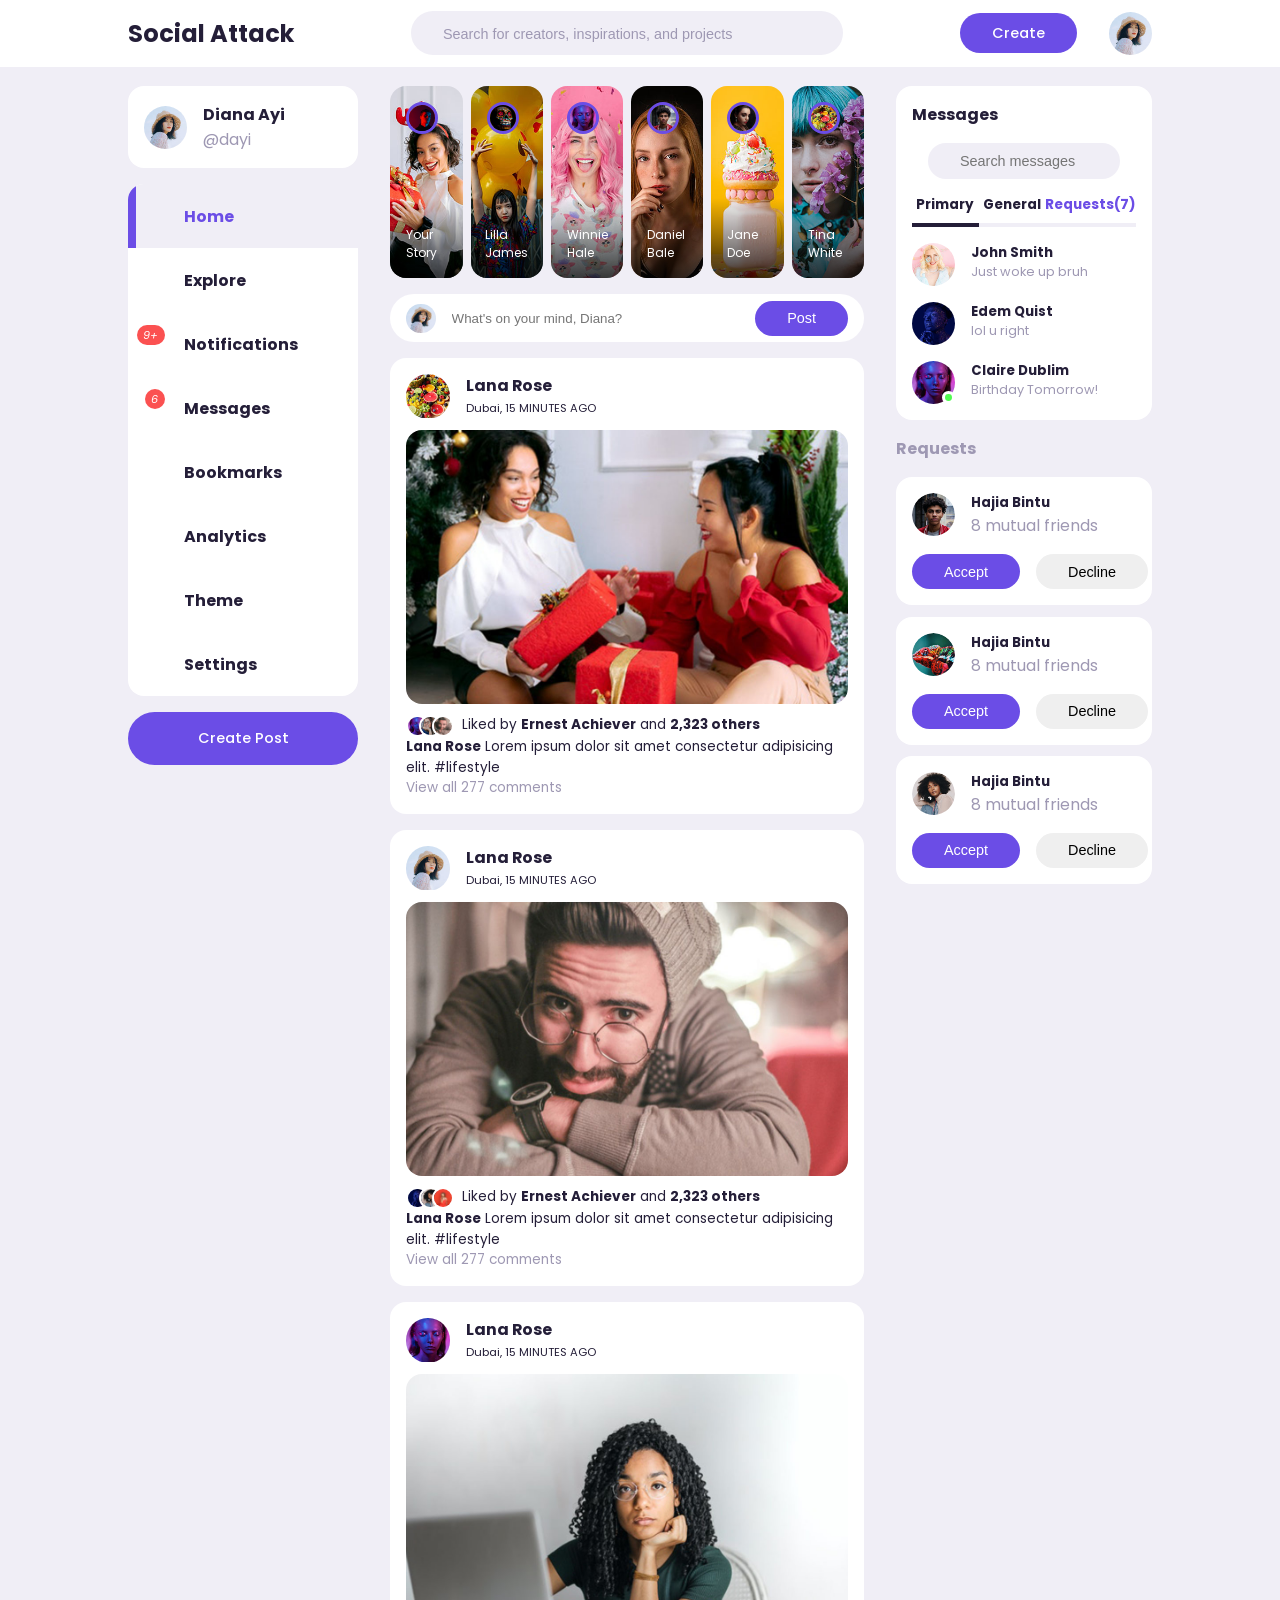
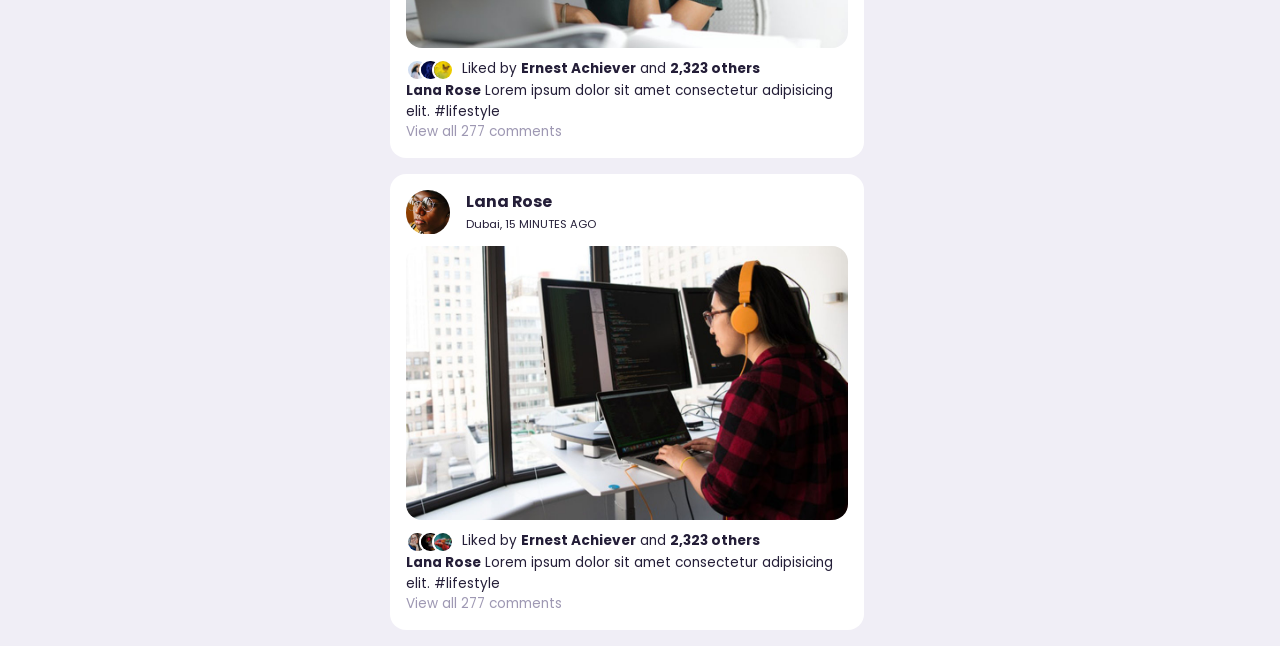
<file: index.html>
<!DOCTYPE html>
<html lang="en">
  <head>
    <meta charset="UTF-8" />
    <meta name="viewport" content="width=device-width, initial-scale=1.0" />
    <title>Social Attack</title>
    <!-- ICONSOUT CDN -->
    <link
      rel="stylesheet"
      href="https://unicons.iconscout.com/release/v2.1.6/css/unicons.css"
    />
    <!-- STYLESHEET -->
    <link rel="stylesheet" href="./style.css" />
    <script defer src="./index.js"></script>
  </head>
  <body>
    <nav>
      <div class="container">
        <h2 class="log">Social Attack</h2>
        <div class="search-bar">
          <i class="uil uil-search"></i>
          <input
            type="search"
            placeholder="Search for creators, inspirations, and projects"
          />
        </div>
        <div class="create">
          <label class="btn btn-primary" for="create-post">Create</label>
          <div class="profile-photo">
            <img src="./images/profile-1.jpg" />
          </div>
        </div>
      </div>
    </nav>

    <!--------------------- MAIN ----------------------->
    <main>
      <div class="container">
        <!--------------------- LEFT ----------------------->
        <div class="left">
          <a class="profile">
            <div class="profile-photo">
              <img src="./images/profile-1.jpg" />
            </div>
            <div class="handle">
              <h4>Diana Ayi</h4>
              <p class="text-muted">@dayi</p>
            </div>
          </a>

          <!--------------------- SIDEBAR ----------------------->
          <div class="sidebar">
            <a class="menu-item active">
              <span><i class="uil uil-home"></i></span>
              <h3>Home</h3>
            </a>

            <a class="menu-item">
              <span><i class="uil uil-compass"></i></span>
              <h3>Explore</h3>
            </a>

            <a class="menu-item" id="notifications">
              <span
                ><i class="uil uil-bell"
                  ><small class="notification-count">9+</small></i
                ></span
              >
              <h3>Notifications</h3>
              <!-- NOTIFICATION POPUP -->
              <div class="notifications-popup">
                <div>
                  <div class="profile-photo">
                    <img src="images/profile-2.jpg" />
                  </div>
                  <div class="notification-body">
                    <b>Keke Benjamin</b> accepted your friend request
                    <small class="text-muted">2 DAYS AGO</small>
                  </div>
                </div>
                <div>
                  <div class="profile-photo">
                    <img src="images/profile-3.jpg" />
                  </div>
                  <div class="notification-body">
                    <b>John Doe</b> commented on your post
                    <small class="text-muted">1 HOUR AGO</small>
                  </div>
                </div>
                <div>
                  <div class="profile-photo">
                    <img src="images/profile-4.jpg" />
                  </div>
                  <div class="notification-body">
                    <b>Mary Oppong</b> and <b>283 others </b> liked your post
                    <small class="text-muted">4 MINUTES AGO</small>
                  </div>
                </div>
                <div>
                  <div class="profile-photo">
                    <img src="images/profile-5.jpg" />
                  </div>
                  <div class="notification-body">
                    <b>Doris Y. Lartey</b> commented on a post you are tagged
                    <small class="text-muted">1 HOUR AGO</small>
                  </div>
                </div>
                <div>
                  <div class="profile-photo">
                    <img src="images/profile-6.jpg" />
                  </div>
                  <div class="notification-body">
                    <b>Donald Trump</b> commented on a post you are tagged
                    <small class="text-muted">1 HOUR AGO</small>
                  </div>
                </div>
                <div>
                  <div class="profile-photo">
                    <img src="images/profile-7.jpg" />
                  </div>
                  <div class="notification-body">
                    <b>Kane Doe</b> commented on your post
                    <small class="text-muted">1 HOUR AGO</small>
                  </div>
                </div>
              </div>
              <!-- END OF NOTIFICATION POPUP -->
            </a>

            <a class="menu-item" id="messages-notifications">
              <span
                ><i class="uil uil-envelope-alt"
                  ><small class="notification-count">6</small></i
                ></span
              >
              <h3>Messages</h3>
            </a>

            <a class="menu-item">
              <span><i class="uil uil-bookmark"></i></span>
              <h3>Bookmarks</h3>
            </a>

            <a class="menu-item">
              <span><i class="uil uil-chart-line"></i></span>
              <h3>Analytics</h3>
            </a>

            <a class="menu-item" id="theme">
              <span><i class="uil uil-palette"></i></span>
              <h3>Theme</h3>
            </a>

            <a class="menu-item">
              <span><i class="uil uil-setting"></i></span>
              <h3>Settings</h3>
            </a>
          </div>
          <!--------------------- END OF SIDEBAR ----------------------->
          <label for="create-post" class="btn btn-primary">Create Post</label>
        </div>
        <!--------------------- END OF LEFT ----------------------->

        <!--------------------- MIDDLE ----------------------->
        <div class="middle">
          <!--------------------- STORIES ----------------------->
          <div class="stories">
            <div class="story">
              <div class="profile-photo">
                <img src="./images/profile-8.jpg" />
              </div>
              <p class="name">Your Story</p>
            </div>
            <div class="story">
              <div class="profile-photo">
                <img src="./images/profile-9.jpg" />
              </div>
              <p class="name">Lilla James</p>
            </div>
            <div class="story">
              <div class="profile-photo">
                <img src="./images/profile-10.jpg" />
              </div>
              <p class="name">Winnie Hale</p>
            </div>
            <div class="story">
              <div class="profile-photo">
                <img src="./images/profile-11.jpg" />
              </div>
              <p class="name">Daniel Bale</p>
            </div>
            <div class="story">
              <div class="profile-photo">
                <img src="./images/profile-12.jpg" />
              </div>
              <p class="name">Jane Doe</p>
            </div>
            <div class="story">
              <div class="profile-photo">
                <img src="./images/profile-13.jpg" />
              </div>
              <p class="name">Tina White</p>
            </div>
          </div>
          <!--------------------- END OF STORIES ----------------------->
          <form class="create-post">
            <div class="profile-photo">
              <img src="./images/profile-1.jpg" />
            </div>
            <input
              type="text"
              placeholder="What's on your mind, Diana?"
              id="create-post"
            />
            <input type="submit" value="Post" class="btn btn-primary" />
          </form>

          <!--------------------- FEEDS ----------------------->
          <div class="feeds">
            <!--------------------- FEED 1 ----------------------->
            <div class="feed">
              <div class="head">
                <div class="user">
                  <div class="profile-photo">
                    <img src="./images/profile-13.jpg" />
                  </div>
                  <div class="ingo">
                    <h3>Lana Rose</h3>
                    <small>Dubai, 15 MINUTES AGO</small>
                  </div>
                </div>
                <span class="edit">
                  <i class="uil uil-ellipsis-h"></i>
                </span>
              </div>
              <div class="photo">
                <img src="./images/feed-1.jpg" />
              </div>
              <div class="action-button">
                <div class="interaction-buttons">
                  <span><i class="uil uil-heart"></i></span>
                  <span><i class="uil uil-comment-dots"></i></span>
                  <span><i class="uil uil-share-alt"></i></span>
                </div>
                <div class="bookmark">
                  <span><i class="uil uil-bookmark-full"></i></span>
                </div>
              </div>
              <div class="liked-by">
                <span><img src="./images/profile-10.jpg" /></span>
                <span><img src="./images/profile-4.jpg" /></span>
                <span><img src="./images/profile-15.jpg" /></span>
                <p>Liked by <b>Ernest Achiever</b> and <b>2,323 others</b></p>
              </div>
              <div class="caption">
                <p>
                  <b>Lana Rose</b> Lorem ipsum dolor sit amet consectetur
                  adipisicing elit. <span class="harsh-tag">#lifestyle</span>
                </p>
              </div>
              <div class="comments text-muted">View all 277 comments</div>
            </div>
            <!--------------------- END OF FEED ----------------------->
            <!--------------------- FEED 2 ----------------------->
            <div class="feed">
              <div class="head">
                <div class="user">
                  <div class="profile-photo">
                    <img src="./images/profile-1.jpg" />
                  </div>
                  <div class="ingo">
                    <h3>Lana Rose</h3>
                    <small>Dubai, 15 MINUTES AGO</small>
                  </div>
                </div>
                <span class="edit">
                  <i class="uil uil-ellipsis-h"></i>
                </span>
              </div>
              <div class="photo">
                <img src="./images/feed-2.jpg" />
              </div>
              <div class="action-button">
                <div class="interaction-buttons">
                  <span><i class="uil uil-heart"></i></span>
                  <span><i class="uil uil-comment-dots"></i></span>
                  <span><i class="uil uil-share-alt"></i></span>
                </div>
                <div class="bookmark">
                  <span><i class="uil uil-bookmark-full"></i></span>
                </div>
              </div>
              <div class="liked-by">
                <span><img src="./images/profile-7.jpg" /></span>
                <span><img src="./images/profile-3.jpg" /></span>
                <span><img src="./images/profile-5.jpg" /></span>
                <p>Liked by <b>Ernest Achiever</b> and <b>2,323 others</b></p>
              </div>
              <div class="caption">
                <p>
                  <b>Lana Rose</b> Lorem ipsum dolor sit amet consectetur
                  adipisicing elit. <span class="harsh-tag">#lifestyle</span>
                </p>
              </div>
              <div class="comments text-muted">View all 277 comments</div>
            </div>
            <!--------------------- END OF FEED ----------------------->
            <!--------------------- FEED 3 ----------------------->
            <div class="feed">
              <div class="head">
                <div class="user">
                  <div class="profile-photo">
                    <img src="./images/profile-10.jpg" />
                  </div>
                  <div class="ingo">
                    <h3>Lana Rose</h3>
                    <small>Dubai, 15 MINUTES AGO</small>
                  </div>
                </div>
                <span class="edit">
                  <i class="uil uil-ellipsis-h"></i>
                </span>
              </div>
              <div class="photo">
                <img src="./images/feed-7.jpg" />
              </div>
              <div class="action-button">
                <div class="interaction-buttons">
                  <span><i class="uil uil-heart"></i></span>
                  <span><i class="uil uil-comment-dots"></i></span>
                  <span><i class="uil uil-share-alt"></i></span>
                </div>
                <div class="bookmark">
                  <span><i class="uil uil-bookmark-full"></i></span>
                </div>
              </div>
              <div class="liked-by">
                <span><img src="./images/profile-1.jpg" /></span>
                <span><img src="./images/profile-7.jpg" /></span>
                <span><img src="./images/profile-14.jpg" /></span>
                <p>Liked by <b>Ernest Achiever</b> and <b>2,323 others</b></p>
              </div>
              <div class="caption">
                <p>
                  <b>Lana Rose</b> Lorem ipsum dolor sit amet consectetur
                  adipisicing elit. <span class="harsh-tag">#lifestyle</span>
                </p>
              </div>
              <div class="comments text-muted">View all 277 comments</div>
            </div>
            <!--------------------- END OF FEED ----------------------->
            <!--------------------- FEED 4 ----------------------->
            <div class="feed">
              <div class="head">
                <div class="user">
                  <div class="profile-photo">
                    <img src="./images/profile-18.jpg" />
                  </div>
                  <div class="ingo">
                    <h3>Lana Rose</h3>
                    <small>Dubai, 15 MINUTES AGO</small>
                  </div>
                </div>
                <span class="edit">
                  <i class="uil uil-ellipsis-h"></i>
                </span>
              </div>
              <div class="photo">
                <img src="./images/feed-6.jpg" />
              </div>
              <div class="action-button">
                <div class="interaction-buttons">
                  <span><i class="uil uil-heart"></i></span>
                  <span><i class="uil uil-comment-dots"></i></span>
                  <span><i class="uil uil-share-alt"></i></span>
                </div>
                <div class="bookmark">
                  <span><i class="uil uil-bookmark-full"></i></span>
                </div>
              </div>
              <div class="liked-by">
                <span><img src="./images/profile-4.jpg" /></span>
                <span><img src="./images/profile-9.jpg" /></span>
                <span><img src="./images/profile-19.jpg" /></span>
                <p>Liked by <b>Ernest Achiever</b> and <b>2,323 others</b></p>
              </div>
              <div class="caption">
                <p>
                  <b>Lana Rose</b> Lorem ipsum dolor sit amet consectetur
                  adipisicing elit. <span class="harsh-tag">#lifestyle</span>
                </p>
              </div>
              <div class="comments text-muted">View all 277 comments</div>
            </div>
            <!--------------------- END OF FEED ----------------------->
          </div>
        </div>

        <!--------------------- RIGHT ----------------------->
        <div class="right">
          <div class="messages">
            <div class="heading">
              <h4>Messages</h4>
              <i class="uil uil-edit"></i>
            </div>
            <!--------------------- SEARCH BAR ----------------------->
            <div class="search-bar">
              <i class="uil uil-search"></i>
              <input
                type="search"
                placeholder="Search messages"
                id="message-search"
              />
            </div>
            <!--------------------- MESSAGES CATEGORY ----------------------->
            <div class="category">
              <h6 class="active">Primary</h6>
              <h6>General</h6>
              <h6 class="message-requests">Requests(7)</h6>
            </div>
            <!--------------------- MESSAGE ----------------------->
            <div class="message">
              <div class="profile-photo">
                <img src="./images/profile-17.jpg" />
              </div>
              <div class="message-body">
                <h5>John Smith</h5>
                <p class="text-muted">Just woke up bruh</p>
              </div>
            </div>
            <!--------------------- MESSAGE ----------------------->
            <div class="message">
              <div class="profile-photo">
                <img src="./images/profile-7.jpg" />
              </div>
              <div class="message-body">
                <h5>Edem Quist</h5>
                <p class="text-muted">lol u right</p>
              </div>
            </div>
            <!--------------------- MESSAGE ----------------------->
            <div class="message">
              <div class="profile-photo">
                <img src="./images/profile-10.jpg" />
                <div class="active"></div>
              </div>
              <div class="message-body">
                <h5>Claire Dublim</h5>
                <p class="text-muted">Birthday Tomorrow!</p>
              </div>
            </div>
          </div>
          <!--------------------- END OF MESSAGES ----------------------->
          <!--------------------- FRIEND REQUESTS ----------------------->
          <div class="friend-requests">
            <h4>Requests</h4>
            <div class="request">
              <div class="info">
                <div class="profile-photo">
                  <img src="./images/profile-11.jpg" alt="" />
                </div>
                <div>
                  <h5>Hajia Bintu</h5>
                  <p class="text-muted">8 mutual friends</p>
                </div>
              </div>
              <div class="action">
                <button class="btn btn-primary">Accept</button>
                <button class="btn">Decline</button>
              </div>
            </div>
            <div class="request">
              <div class="info">
                <div class="profile-photo">
                  <img src="./images/profile-19.jpg" alt="" />
                </div>
                <div>
                  <h5>Hajia Bintu</h5>
                  <p class="text-muted">8 mutual friends</p>
                </div>
              </div>
              <div class="action">
                <button class="btn btn-primary">Accept</button>
                <button class="btn">Decline</button>
              </div>
            </div>
            <div class="request">
              <div class="info">
                <div class="profile-photo">
                  <img src="./images/profile-3.jpg" alt="" />
                </div>
                <div>
                  <h5>Hajia Bintu</h5>
                  <p class="text-muted">8 mutual friends</p>
                </div>
              </div>
              <div class="action">
                <button class="btn btn-primary">Accept</button>
                <button class="btn">Decline</button>
              </div>
            </div>
          </div>
          <!--------------------- END OF FRIEND REQUESTS ----------------------->
        </div>
      </div>
    </main>
    <!--------------------- THEME CUSTOMIZATION ----------------------->
    <div class="customize-theme">
      <div class="card">
        <h2>Customize your view</h2>
        <p>Manage your font size, colour and background.</p>
        <!--------------------- FONT SIZES ----------------------->
        <div class="font-size">
          <h4>Font Size</h4>
          <div>
            <h6>Aa</h6>
            <div class="choose-size">
              <span class="font-size-1"></span>
              <span class="font-size-2 active"></span>
              <span class="font-size-3"></span>
              <span class="font-size-4"></span>
              <span class="font-size-5"></span>
            </div>
            <h3>Aa</h3>
          </div>
        </div>

        <!--------------------- PRIMARY COLORS ----------------------->
        <div class="color">
          <h4>Color</h4>
          <div class="choose-color">
            <span class="color-1 active"></span>
            <span class="color-2"></span>
            <span class="color-3"></span>
            <span class="color-4"></span>
            <span class="color-5"></span>
          </div>
        </div>

        <!--------------------- BACKGROUND COLORS ----------------------->
        <div class="background">
          <h4>Background</h4>
          <div class="choose-bg">
            <div class="bg-1 active">
              <span></span>
              <h5 for="bg-1">Light</h5>
            </div>
            <div class="bg-2">
              <span></span>
              <h5 for="bg-2">Dim</h5>
            </div>
            <div class="bg-3">
              <span></span>
              <h5 for="bg-3">Lights out</h5>
            </div>
          </div>
        </div>
      </div>
    </div>
  </body>
</html>
</file>
<file: style.css>
@import url('https://fonts.googleapis.com/css2?family=Poppins:wght@300;400;500;600&display=swap');

:root{
    --primary-color-hue: 252;
    --dark-color-lightness: 17%;
    --light-color-lightness: 95%;
    --white-color-lightness: 100%;

    --color-white: hsl(252, 30%, var(--white-color-lightness));
    --color-light: hsl(252, 30%, var(--light-color-lightness));
    --color-gray: hsl(var(--primary-color-hue), 15%, 65%);
    --color-primary: hsl(var(--primary-color-hue), 75%, 60%);
    --color-secondary: hsl(252, 100%, 90%);
    --color-success: hsl(120, 95%, 65%);
    --color-danger: hsl(0, 95%, 65%);
    --color-dark: hsl(252, 30%, var(--dark-color-lightness));
    --color-black: hsl(252, 30%, 10%);
    
    --border-radius: 2rem;
    --card-border-radius: 1rem;
    --btn-padding: 0.6rem 2rem;
    --search-padding: 0.6rem 1rem;
    --card-padding: 1rem;

    --sticky-top-left: 5.4rem;
    --sticky-top-right: -18rem;
}

*,
*::before,
*::after {
    margin: 0;
    padding: 0;
    outline: 0;
    box-sizing: border-box;
    text-decoration: none;
    list-style: none;
    border: none;
}

body{
    font-family: "Poppins", sans-serif;
    color: var(--color-dark);
    background-color: var(--color-light);
    overflow-x: hidden;
}

/* GENERAL STYLES*/
.container {
    width: 80%;
    margin: 0 auto;
}

.profile-photo {
    width: 2.7rem;
    aspect-ratio: 1/1;
    border-radius: 50%;
    overflow: hidden;
}

img {
    display: block;
    width: 100%;
}

.btn {
    display: inline-block;
    padding: var(--btn-padding);
    font-weight: 500;
    border-radius: var(--border-radius);
    cursor: pointer;
    transition: all 300ms ease;
    font-size: 0.9rem;
}

.btn:hover {
    opacity: 0.8;
}

.btn-primary {
    background: var(--color-primary);
    color: white;
}

.text-bold {
    font-weight: 500;
}

.text-muted {
    color: var(--color-gray);
}


/*=========== NAVBAR ===========*/
nav {
    width: 100%;
    background: var(--color-white);
    padding: 0.7rem 0;
    position: fixed;
    top: 0;
    z-index: 10;
}

nav .container {
    display: flex;
    align-items: center;
    justify-content: space-between;
}

.search-bar {
    background: var(--color-light);
    border-radius: var(--border-radius);
    padding: var(--search-padding);
}

.search-bar input[type="search"] {
    background: transparent;
    width: 30vw;
    margin-left: 1rem;
    font-size: 0.9rem;
    color: var(--color-dark);
}

nav .search-bar input[type="search"]::placeholder {
    color: var(--color-gray);
}

nav .create {
    display: flex;
    align-items: center;
    gap: 2rem;
}

/*=========== MAIN ===========*/
main {
    position: relative;
    top: 5.4rem;
}

main .container {
    display: grid;
    grid-template-columns: 18vw auto 20vw;
    column-gap: 2rem;
    position: relative;
}

/*=========== LEFT ===========*/
main .container .left {
    height: max-content;
    position: sticky;
    top: var(--sticky-top-left);
}

main .container .left .profile {
    padding: var(--card-padding);
    background: var(--color-white);
    border-radius: var(--card-border-radius);
    display: flex;
    align-items: center;
    column-gap: 1rem;
    width: 100%;
}

/*=========== SIDEBAR ===========*/
.left .sidebar {
    margin-top: 1rem;
    background: var(--color-white);
    border-radius: var(--card-border-radius);
}

.left .sidebar .menu-item {
    display: flex;
    align-items: center;
    height: 4rem;
    cursor: pointer;
    transition: all 300ms ease;
    position: relative;
}

.left .sidebar .menu-item:hover {
    background: var(--color-light);
}

.left .sidebar i {
    font-size: 1.4rem;
    color: var(--color-gray);
    margin-left: 2rem;
    position: relative;
}

.left .sidebar i .notification-count {
    background: var(--color-danger);
    color: white;
    font-size: 0.7rem;
    width: fit-content;
    border-radius: 0.8rem;
    padding: 0.1rem 0.4rem;
    position: absolute;
    top: -0.2rem;
    right: -0.3rem;
}

.left .sidebar h3 {
    margin-left: 1.5rem;
    font-size: 1rem;
}

.left .sidebar .active {
    background: var(--color-light);
}

.left .sidebar .active i,
.left .sidebar .active h3 {
    color: var(--color-primary);
}

.left .sidebar .active::before {
    content: "";
    display: block;
    width: 0.5rem;
    height: 100%;
    position: absolute;
    background: var(--color-primary);
}

.left .sidebar .menu-item:first-child.active {
    border-top-left-radius: var(--card-border-radius);
    overflow: hidden;
}

.left .sidebar .menu-item:last-child.active {
    border-bottom-left-radius: var(--card-border-radius);
    overflow: hidden;
}

.left .btn {
    margin-top: 1rem;
    width: 100%;
    text-align: center;
    padding: 1rem 0;
}

/*=========== NOTIFICATION POPUP ===========*/

.left .notifications-popup {
    position: absolute;
    top: 0;
    left: 110%;
    width: 30rem;
    background: var(--color-white);
    border-radius: var(--card-border-radius);
    padding: var(--card-padding);
    box-shadow: 0 0 2rem hsl(var(--color-primary), 75%, 60%, 25%);
    z-index: 8;
    display: none;
}

.left .notifications-popup::before {
    content: "";
    width: 1.2rem;
    height: 1.2rem;
    display: block;
    background: var(--color-white);
    position: absolute;
    left: -0.6rem;
    transform: rotate(45deg);
}

.left .notifications-popup > div {
    display: flex;
    align-items: start;
    gap: 1rem;
    margin-bottom: 1rem;
}

.left .notifications-popup small {
    display: block;
}

/*=========== MIDDLE ===========*/
.middle .stories {
    display: flex;
    justify-content: space-between;
    height: 12rem;
    gap: 0.5rem;
}

.middle .stories .story {
    padding: var(--card-padding);
    border-radius: var(--card-border-radius);
    display: flex;
    flex-direction: column;
    justify-content: space-between;
    align-items: center;
    color: white;
    font-size: 0.75rem;
    width: 100%;
    position: relative;
    overflow: hidden;
}

.middle .stories .story::before {
    content: "";
    display: block;
    width: 100%;
    height: 5rem;
    background: linear-gradient(transparent,rgba(0, 0, 0, 0.75));
    position: absolute;
    bottom: 0;
}

.middle .stories .story .name {
    z-index: 2;
}

.middle .stories .story:nth-child(1) {
    background: url("./images/story-1.jpg")
    no-repeat center center/cover;
}

.middle .stories .story:nth-child(2) {
    background: url("./images/story-2.jpg")
    no-repeat center center/cover;
}

.middle .stories .story:nth-child(3) {
    background: url("./images/story-3.jpg")
    no-repeat center center/cover;
}

.middle .stories .story:nth-child(4) {
    background: url("./images/story-4.jpg")
    no-repeat center center/cover;
}

.middle .stories .story:nth-child(5) {
    background: url("./images/story-5.jpg")
    no-repeat center center/cover;
}

.middle .stories .story:nth-child(6) {
    background: url("./images/story-6.jpg")
    no-repeat center center/cover;
}

.middle .story .profile-photo {
    width: 2rem;
    height: 2rem;
    align-self: start;
    border: 3px solid var(--color-primary);
}

.middle .create-post {
    width: 100%;
    display: flex;
    align-items: center;
    justify-content: space-between;
    margin-top: 1rem;
    background: var(--color-white);
    padding: 0.4rem var(--card-padding);
    border-radius: var(--border-radius);
}

.middle .create-post input[type = "text"] {
    justify-self: start;
    width: 100%;
    padding-left: 1rem;
    background: transparent;
    color: var(--color-dark);
    margin-right: 1rem;
}

/*=========== FEEDS ===========*/
.middle .feeds .feed {
    background: var(--color-white);
    border-radius: var(--card-border-radius);
    padding: var(--card-padding);
    margin: 1rem 0;
    font-size: 0.85rem;
    line-height: 1.5;
}

.middle .feed .head {
    display: flex;
    justify-content: space-between;
}

.middle .feed .user {
    display: flex;
    gap: 1rem;
}

.middle .feed .photo {
    border-radius: var(--card-border-radius);
    overflow: hidden;
    margin: 0.7rem 0;
}

.middle .feed .action-buttons {
    display: flex;
    justify-content: space-between;
    align-items: center;
    font-size: 1.4rem;
    margin: 0.6rem;
}

.middle .liked-by {
    display: flex;
}

.middle .liked-by span {
    width: 1.4rem;
    height: 1.4rem;
    display: block;
    border-radius: 50%;
    overflow: hidden;
    border: 2px solid var(--color-white);
    margin-left: -0.6rem;
}

.middle .liked-by span:first-child {
    margin: 0;
}

.middle .liked-by p {
    margin-left: 0.5rem;
}


/*=========== RIGHT ===========*/
main .container .right {
    height: max-content;
    position: sticky;
    top: var(--sticky-top-right);
    bottom: 0;
}

.right .messages {
    background: var(--color-white);
    border-radius: var(--card-border-radius);
    padding: var(--card-padding);
}

.right .messages .heading {
    display: flex;
    align-items: center;
    justify-content: space-between;
    margin-bottom: 1rem;
}

.right .messages i {
    font-size: 1.4rem;
}

.right .messages .search-bar {
    display: flex;
    margin: 1rem;
}

.right .messages .category {
    display: flex;
    justify-content: space-between;
    margin-bottom: 1rem;
}

.right .messages .category h6 {
    width: 100%;
    text-align: center;
    border-bottom: 4px solid var(--color-light);
    padding-bottom: 0.5rem;
    font-size: 0.85rem;
}

.right .messages .category .active {
    border-color: var(--color-dark);
}

.right .messages .message-requests {
    color: var(--color-primary);
}

.right .messages .message {
    display: flex;
    gap: 1rem;
    margin-bottom: 1rem;
    align-self: start;
}

.right .message .profile-photo {
    position: relative;
    overflow: visible;
}

.right .profile-photo img {
    border-radius: 50%;
}

.right .messages .message:last-child {
    margin: 0;
}

.right .messages .message p {
    font-size: 0.8rem;
}

.right .messages .message .profile-photo .active {
    width: 0.8rem;
    height: 0.8rem;
    border-radius: 50%;
    border: 3px solid var(--color-white);
    background: var(--color-success);
    position: absolute;
    bottom: 0;
    right: 0;
}

/*=========== FRIED REQUESTS ===========*/
.right .friend-requests {
    margin-top: 1rem;
}

.right .friend-requests h4 {
    color: var(--color-gray);
    margin: 1rem 0;
}

.right .request {
    background: var(--color-white);
    padding: var(--card-padding);
    border-radius: var(--card-border-radius);
    margin-bottom: 0.7rem;
}

.right .request .info {
    display: flex;
    gap: 1rem;
    margin-bottom: 1rem;
}

.right .request .action {
    display: flex;
    gap: 1rem;
}

/*=========== THEME CUSTOMIZATION ===========*/
.customize-theme {
    background: rgba(255, 255, 255, 0.5);
    width: 100vw;
    height: 100vh;
    position: fixed;
    top: 0;
    left: 0;
    z-index: 100;
    text-align: center;
    display: grid;
    place-items: center;
    font-size: 0.9rem;
    display: none;
}

.customize-theme .card {
    background: var(--color-white);
    padding: 3rem;
    border-radius: var(--card-border-radius);
    width: 50%;
    box-shadow: 0 0 1rem var(--color-primary);
}

/*=========== FONT SIZE ===========*/
.customize-theme .font-size {
    margin-top: 5rem;
}

.customize-theme .font-size > div{
    display: flex;
    justify-content: space-between;
    align-items: center;
    background: var(--color-light);
    padding: var(--search-padding);
    border-radius: var(--card-border-radius);
}

.customize-theme .choose-size {
    background: var(--color-secondary);
    height: 0.3rem;
    width: 100%;
    margin: 0 1rem;
    display: flex;
    justify-content: space-between;
    align-items: center;
}

.customize-theme .choose-size span {
    width: 1rem;
    height: 1rem;
    background: var(--color-secondary);
    border-radius: 50%;
    cursor: pointer;
}

.customize-theme .choose-size span.active {
    background: var(--color-primary);
}

/*=========== FONT SIZE ===========*/
.customize-theme .color {
    margin-top: 2rem;
}

.customize-theme .choose-color {
    background: var(--color-light);
    padding: var(--search-padding);
    border-radius: var(--card-border-radius);
    display: flex;
    align-items: center;
    justify-content: space-between;
}

.customize-theme .choose-color span {
    width: 2.2rem;
    height: 2.2rem;
    border-radius: 50%;
}

.customize-theme .choose-color span:nth-child(1) {
    background: hsl(252, 75%, 60%);
}

.customize-theme .choose-color span:nth-child(2) {
    background: hsl(52, 75%, 60%);
}

.customize-theme .choose-color span:nth-child(3) {
    background: hsl(352, 75%, 60%);
}

.customize-theme .choose-color span:nth-child(4) {
    background: hsl(152, 75%, 60%);
}

.customize-theme .choose-color span:nth-child(5) {
    background: hsl(202, 75%, 60%);
}

.customize-theme .choose-color span.active {
    border: 5px solid white;
}

/*=========== BACKGROUND ===========*/
.customize-theme .background {
    margin-top: 2rem;
}

.customize-theme .choose-bg {
    display: flex;
    align-items: center;
    justify-content: space-between;
    gap: 1.5rem;
}

.customize-theme .choose-bg > div {
    padding: var(--card-padding);
    width: 100%;
    display: flex;
    align-items: center;
    font-size: 1rem;
    font-weight: bold;
    border-radius: 0.4rem;
    cursor: pointer;
}

.customize-theme .choose-bg > div.active {
    border: 2px solid var(--color-primary);
}

.customize-theme .choose-bg .bg-1 {
    background: white;
    color: black;
}

.customize-theme .choose-bg .bg-2 {
    background: hsl(252, 30%, 17%);
    color: white;
}

.customize-theme .choose-bg .bg-3 {
    background: hsl(252, 30%, 10%);
    color: white;
}

.customize-theme .choose-bg > div span {
    width: 2rem;
    height: 2rem;
    border: 2px solid var(--color-gray);
    border-radius: 50%;
    margin-right: 1rem;
}

/*=========== MEDIA QUERIES ===========*/
@media screen and (max-width:1200px){
    .container {
        width: 96%;
    }

    main .container {
        grid-template-columns: 5rem auto 30vw;
        gap: 1rem;
    }

    .left {
        width: 5rem;
        z-index: 5;
    }

    main .container .left .profile {
        display: none;
    }

    .sidebar h3 {
        display: none;
    }

    .left .btn {
        display: none;
    }

    .customize-theme .card {
        width: 80vw;
    }
}

@media screen and (max-width:992px){
    nav .search-bar {
        display: none;
    }

    main .container {
        grid-template-columns: 0 auto 5rem;
        gap: 0;
    }

    main .container .left {
        grid-column: 3/4;
        position: fixed;
        bottom: 0;
        right: 0;
    }

    .left .notifications-popup {
        position: absolute;
        left: -20rem;
        width: 20rem;
    }

    .left .notifications-popup::before {
        display: absolute;
        top: 1.3rem;
        left: calc(20rem - 0.6rem);
        display: block;
    }

    main .container .middle {
        grid-column: 1/3;
    }

    main .container .right {
        display: none;
    }

    .customize-theme .card {
        width: 92vw;
    }
}
</file>
